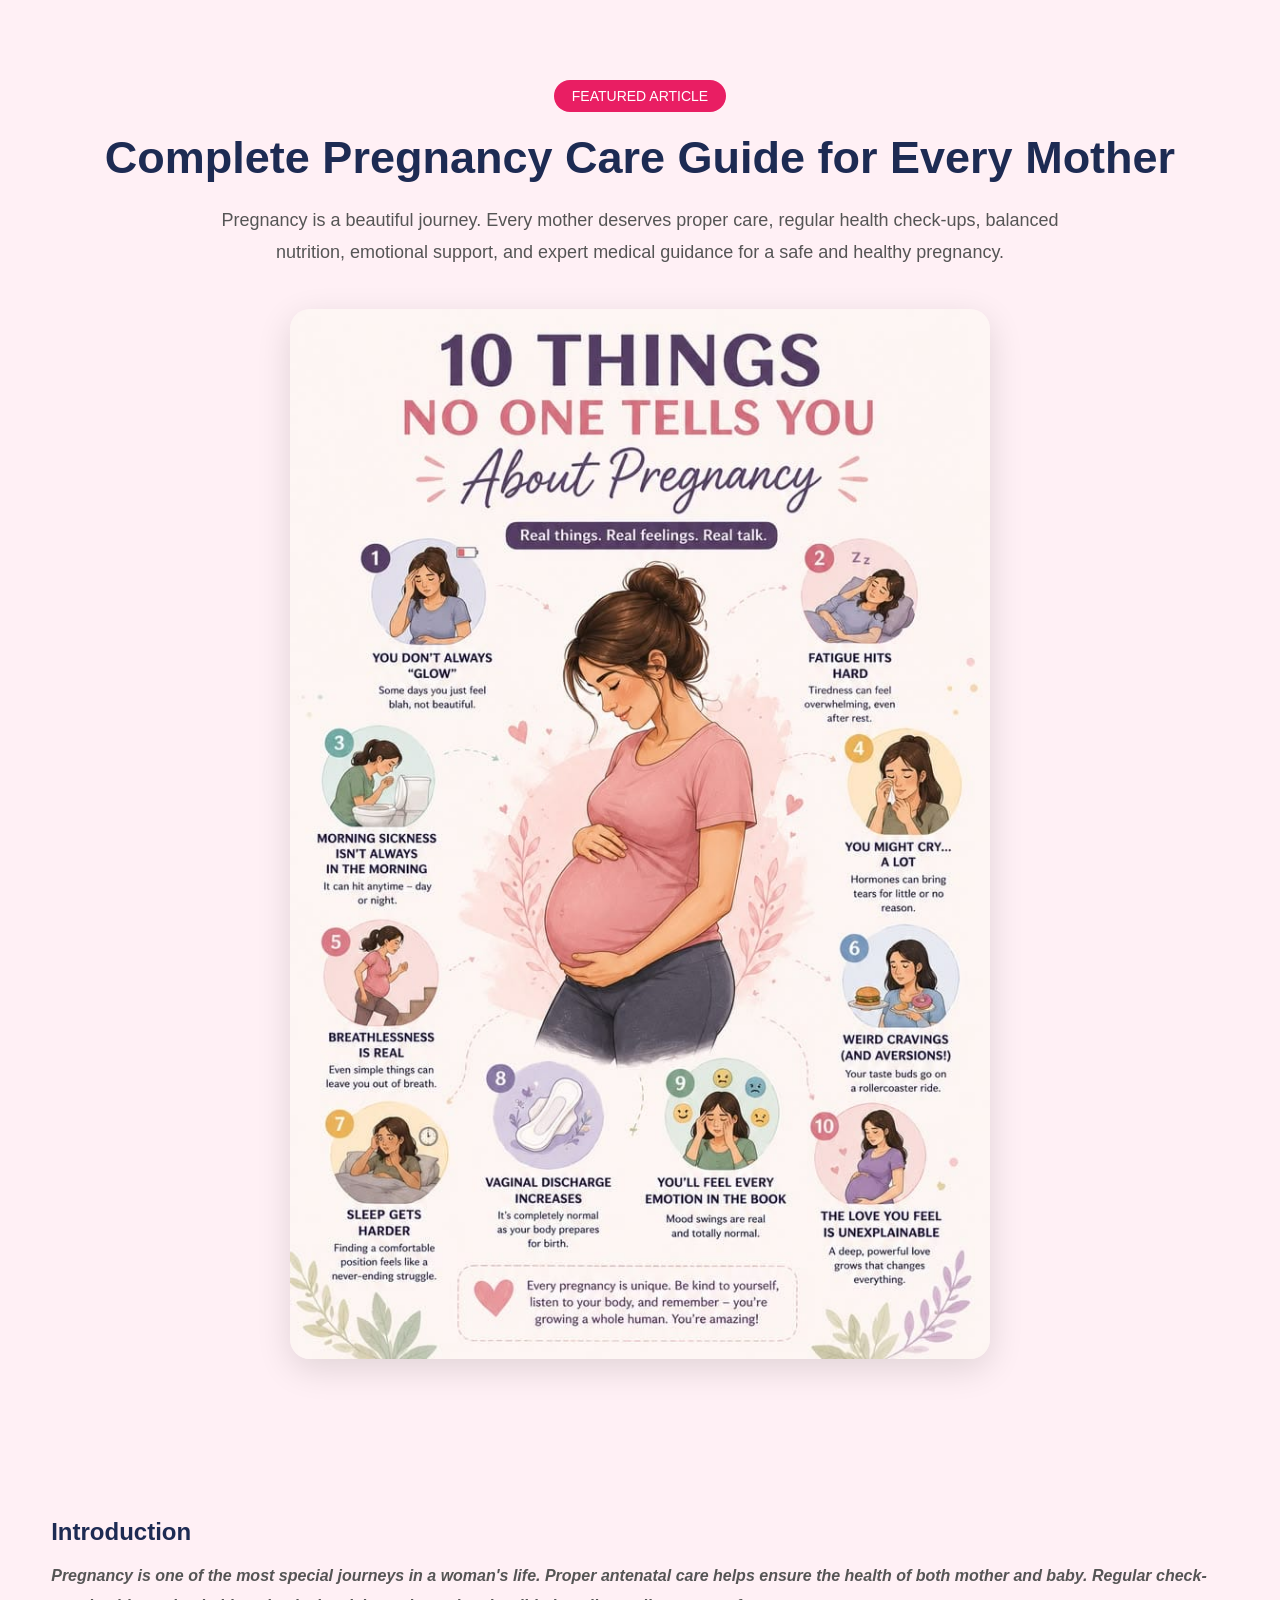
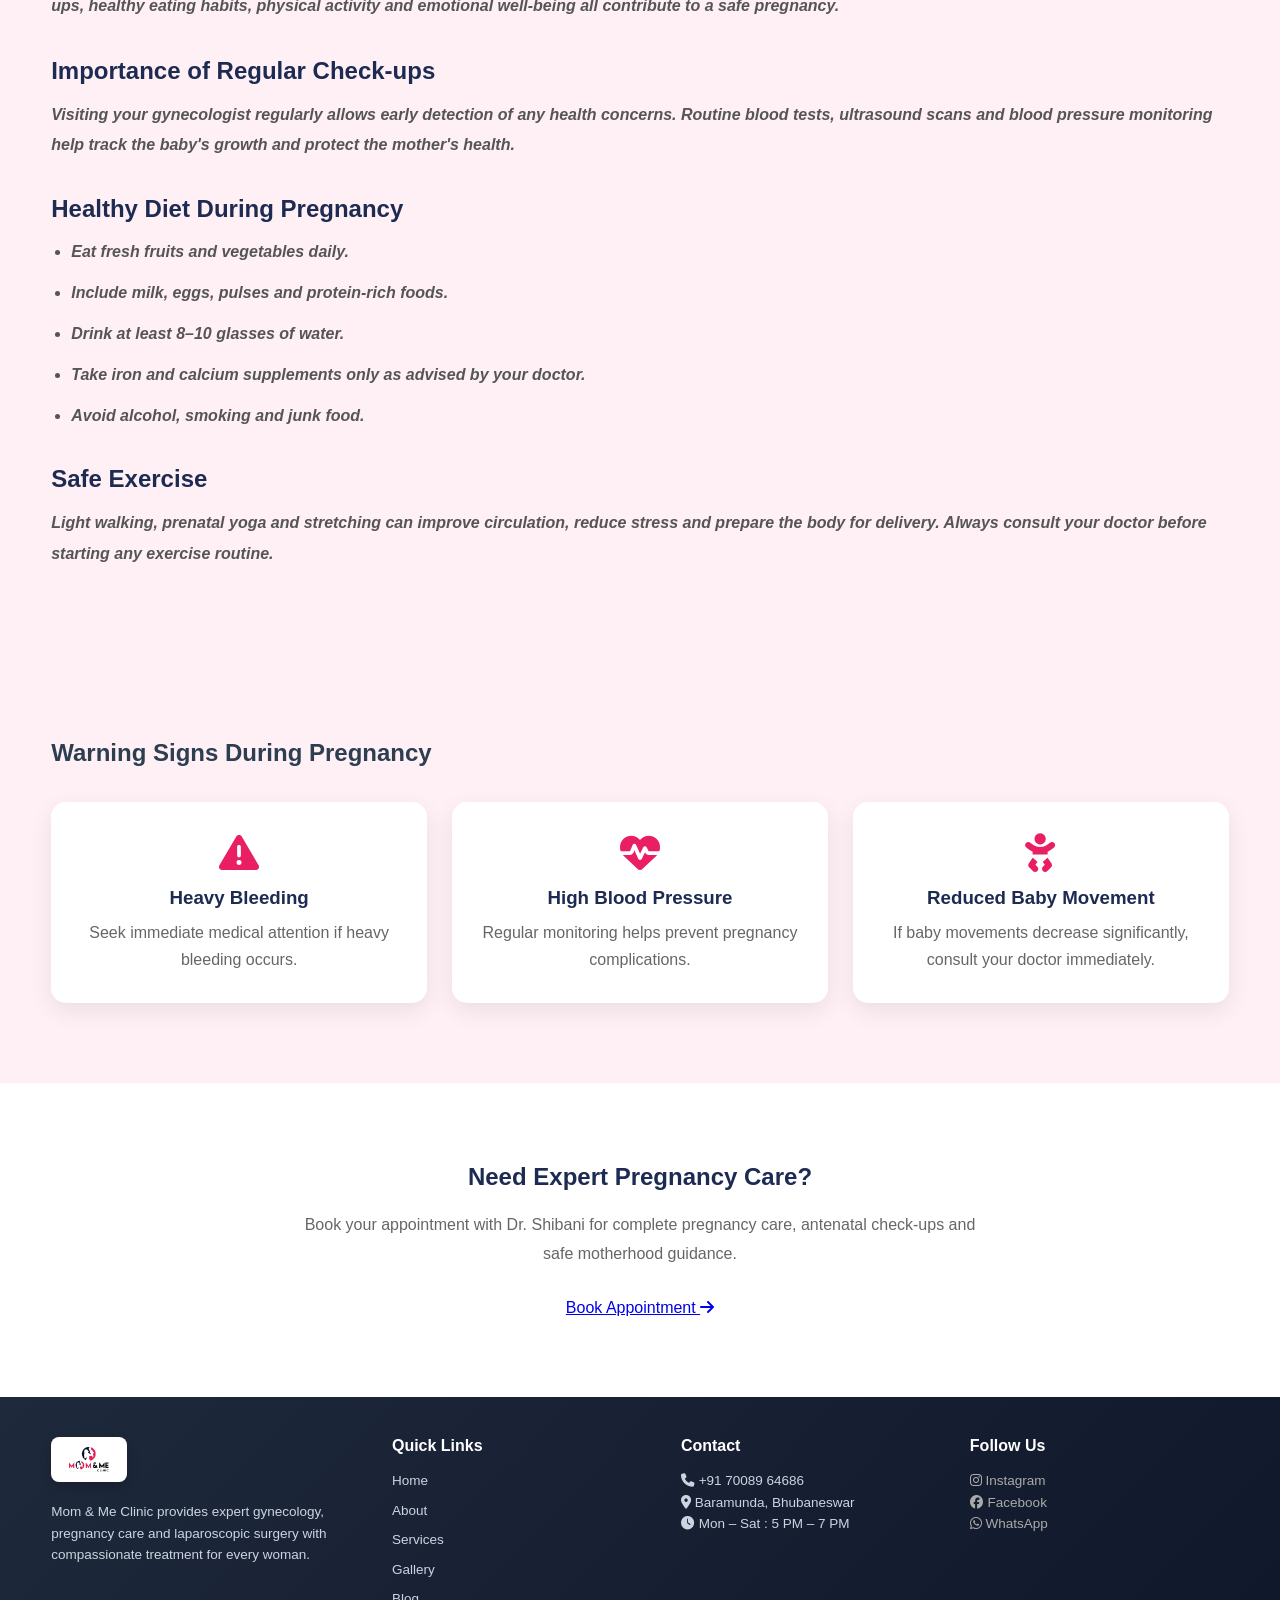
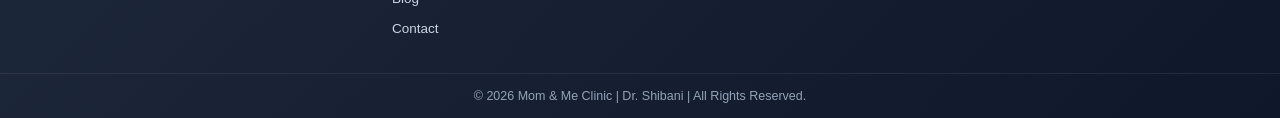
<file: pregnancy-care.html>
<!DOCTYPE html>
<html lang="en">

<head>
    <meta charset="UTF-8">
    <meta name="viewport" content="width=device-width, initial-scale=1.0">
    <title>Complete Pregnancy Care Guide | Dr. Shibani</title>

    <link rel="stylesheet" href="css/style.css">

    <link rel="stylesheet"
        href="https://cdnjs.cloudflare.com/ajax/libs/font-awesome/6.5.2/css/all.min.css">
</head>

<body>
<!-- Hero Banner -->
<section class="article-hero">
    <div class="container">

        <span class="article-tag">FEATURED ARTICLE</span>

        <h1>Complete Pregnancy Care Guide for Every Mother</h1>

        <p>
            Pregnancy is a beautiful journey. Every mother deserves proper care,
            regular health check-ups, balanced nutrition, emotional support,
            and expert medical guidance for a safe and healthy pregnancy.
        </p>

        <img src="images/h4.png" alt="Pregnancy Care" class="article-main-image">

    </div>
</section>
<!-- ===== Article Content ===== -->

<section class="blog-details">
    <div class="container">

        <h2>Introduction</h2>

        <p>
            <b><i>Pregnancy is one of the most special journeys in a woman's life.
            Proper antenatal care helps ensure the health of both mother and baby.
            Regular check-ups, healthy eating habits, physical activity and emotional
            well-being all contribute to a safe pregnancy.</i></b>
        </p>

        <h2>Importance of Regular Check-ups</h2>

        <p>
           <b><i>Visiting your gynecologist regularly allows early detection of any health
            concerns. Routine blood tests, ultrasound scans and blood pressure
            monitoring help track the baby's growth and protect the mother's health.</i></b>
        </p>

        <h2>Healthy Diet During Pregnancy</h2>

        <ul>
            <li><b><i>Eat fresh fruits and vegetables daily.</i></b></li>
             <li><b><i>Include milk, eggs, pulses and protein-rich foods.</i></b></li>
            <li><b><i> Drink at least 8–10 glasses of water.</i></b></li>
             <li><b><i>Take iron and calcium supplements only as advised by your doctor.</i></b></li>
             <li><b><i>Avoid alcohol, smoking and junk food.</i></b></li>
        </ul>

        <h2>Safe Exercise</h2>

        <p>
            <b><i>Light walking, prenatal yoga and stretching can improve circulation,
            reduce stress and prepare the body for delivery. Always consult your
            doctor before starting any exercise routine.</i></b>
        </p>

    </div>
</section>
<!-- ===== Warning Signs ===== -->

<section class="pregnancy-warning">
    <div class="container">

        <h2>Warning Signs During Pregnancy</h2>

        <div class="warning-grid">

            <div class="warning-card">
                <i class="fa-solid fa-triangle-exclamation"></i>
                <h3>Heavy Bleeding</h3>
                <p>Seek immediate medical attention if heavy bleeding occurs.</p>
            </div>

            <div class="warning-card">
                <i class="fa-solid fa-heart-pulse"></i>
                <h3>High Blood Pressure</h3>
                <p>Regular monitoring helps prevent pregnancy complications.</p>
            </div>

            <div class="warning-card">
                <i class="fa-solid fa-baby"></i>
                <h3>Reduced Baby Movement</h3>
                <p>If baby movements decrease significantly, consult your doctor immediately.</p>
            </div>

        </div>

    </div>
</section>

<!-- ===== Appointment ===== -->

<section class="appointment-box">
    <div class="container">

        <h2>Need Expert Pregnancy Care?</h2>

        <p>
            Book your appointment with Dr. Shibani for complete pregnancy care,
            antenatal check-ups and safe motherhood guidance.
        </p>

        <a href="contact.html" class="btn">
            Book Appointment
            <i class="fa-solid fa-arrow-right"></i>
        </a>

    </div>
</section>
<footer class="site-footer">
    <div class="container footer-grid">

        <div class="footer-col">
            <img src="images/logo.png" class="footer-logo" alt="Mom & Me Clinic">
            <p>
                Mom & Me Clinic provides expert gynecology,
                pregnancy care and laparoscopic surgery with
                compassionate treatment for every woman.
            </p>
        </div>

        <div class="footer-col">
            <h4>Quick Links</h4>
            <ul>
                <li><a href="index.html">Home</a></li>
                <li><a href="about.html">About</a></li>
                <li><a href="services.html">Services</a></li>
                <li><a href="gallery.html">Gallery</a></li>
                <li><a href="blog.html">Blog</a></li>
                <li><a href="contact.html">Contact</a></li>
            </ul>
        </div>

        <div class="footer-col">
            <h4>Contact</h4>
            <p><i class="fa-solid fa-phone"></i> +91 70089 64686</p>
            <p><i class="fa-solid fa-location-dot"></i> Baramunda, Bhubaneswar</p>
            <p><i class="fa-solid fa-clock"></i> Mon – Sat : 5 PM – 7 PM</p>
        </div>

        <div class="footer-col">
            <h4>Follow Us</h4>
            <p><a href="#"><i class="fab fa-instagram"></i> Instagram</a></p>
            <p><a href="#"><i class="fab fa-facebook"></i> Facebook</a></p>
            <p><a href="#"><i class="fab fa-whatsapp"></i> WhatsApp</a></p>
        </div>

    </div>

    <div class="footer-bottom">
        ©️ 2026 Mom & Me Clinic | Dr. Shibani | All Rights Reserved.
    </div>
</footer>

<script src="js/script.js"></script>

</body>
</html>
</file>
<file: css/style.css>
:root {
    --navy-blue: #0F1026;
    --magenta-pink: #E5195E;
    --magenta-hover: #c4104d;
    --light-bg: #f8fbfb;
    --text-dark: #2c3e50;
    --white: #ffffff;
}

* {
    margin: 0;
    padding: 0;
    box-sizing: border-box;
    font-family: 'Poppins', sans-serif;
}

body {
    color: var(--text-dark);
    background-color: #ffffff;
    position: relative;
}

.container {
    width: 92%;
    max-width: 1250px;
    margin: 0 auto;
}

/* ================= BACKGROUND WATERMARK LOGO =================  */
.watermark-bg {
    position: fixed;
    top: 50%;
    left: 50%;
    transform: translate(-50%, -50%);
    width: 600px;
    height: 600px;
    background: url('../images/logo.png') no-repeat center center;
    background-size: contain;
    opacity: 0.12; 
    pointer-events: none;
    z-index: -1;
}
/* Top Header Strip */
.upper-header {
    background: #ffffff;
    padding: 12px 0;
    border-bottom: 1px solid #eee;
}

.upper-flex {
    display: flex;
    justify-content: space-between;
    align-items: center;
}

.header-info-box {
    display: flex;
    align-items: center;
    gap: 10px;
}

.info-icon {
    font-size: 18px;
    color: var(--magenta-pink);
    background: #fdf0f4;
    padding: 10px;
    border-radius: 6px;
}

.info-label {
    display: block;
    font-size: 11px;
    color: #777;
    font-weight: 500;
}

.info-val {
    display: block;
    font-size: 13px;
    font-weight: 700;
    color: var(--navy-blue);
}

.center-logo img {
    height: 60px;
}

/* Main Navigation Bar */
.main-nav-bar {
    background: var(--navy-blue);
    padding: 0;
    position: sticky;
    top: 0;
    z-index: 1000;
}

.nav-flex {
    display: flex;
    justify-content: space-between;
    align-items: center;
}

.nav-links {
    display: flex;
    list-style: none;
    align-items: center;
}

.nav-links li {
    position: relative;
}

.nav-links a {
    display: block;
    padding: 15px 16px;
    color: #ffffff;
    text-decoration: none;
    font-size: 14px;
    font-weight: 600;
    transition: 0.3s;
}

.nav-links a:hover, .nav-links a.active {
    background: var(--magenta-pink);
}

.nav-btn {
    background: var(--magenta-pink) !important;
}

/* Dropdown */
.dropdown-menu {
    display: none;
    position: absolute;
    top: 100%;
    left: 0;
    background: #ffffff;
    box-shadow: 0 8px 20px rgba(0,0,0,0.15);
    list-style: none;
    min-width: 260px;
    z-index: 999;
    border-top: 3px solid var(--magenta-pink);
}

.dropdown-menu li {
    display: block;
    width: 100%;
}

.dropdown-menu a {
    color: var(--navy-blue) !important;
    border-bottom: 1px solid #f0f0f0;
    padding: 10px 15px;
    font-size: 13px;
    font-weight: 500;
}

.dropdown-menu a:hover {
    background: #fdf0f4 !important;
    color: var(--magenta-pink) !important;
    padding-left: 20px;
}

.has-dropdown:hover .dropdown-menu {
    display: block;
}

.nav-socials a {
    color: #ffffff;
    margin-left: 12px;
    font-size: 14px;
}

/* Hero Section Layout */
.hero-section {
    background: linear-gradient(110deg, rgba(255,255,255,0.92) 55%, rgba(232, 245, 247, 0.85) 55%);
    padding: 90px 0 110px 0;
    min-height: calc(100vh - 140px);
    display: flex;
    align-items: center;
}
.hero-grid {
    display: flex;
    align-items: center;
    justify-content: space-between;
}

.hero-left {
    flex: 1.2;
    padding-right: 40px;
}

.tagline {
    color: var(--magenta-pink);
    font-weight: 700;
    font-size: 14px;
    margin-bottom: 10px;
    display: flex;
    align-items: center;
    gap: 8px;
}

.tagline .line {
    width: 30px;
    height: 3px;
    background: var(--magenta-pink);
    display: inline-block;
}

.hero-left h1 {
    font-size: 36px;
    color: var(--navy-blue);
    line-height: 1.25;
    margin-bottom: 20px;
    font-weight: 800;
}

.doctor-desc {
    color: #555;
    font-size: 14.5px;
    line-height: 1.7;
    margin-bottom: 30px;
}

.hero-cta-box {
    display: flex;
    align-items: center;
    gap: 20px;
}

.exp-badge {
    border: 2px dashed var(--magenta-pink);
    border-radius: 50%;
    width: 80px;
    height: 80px;
    display: flex;
    flex-direction: column;
    align-items: center;
    justify-content: center;
    text-align: center;
    background: #ffffff;
}

.exp-num {
    font-size: 20px;
    font-weight: 800;
    color: var(--magenta-pink);
    line-height: 1;
}

.exp-text {
    font-size: 7.5px;
    font-weight: bold;
    color: var(--navy-blue);
}

.btn-schedule {
    background: var(--magenta-pink);
    color: #ffffff;
    padding: 14px 28px;
    border-radius: 4px;
    text-decoration: none;
    font-weight: 700;
    font-size: 14px;
    transition: 0.3s;
}

.btn-schedule:hover {
    background: var(--navy-blue);
}

/* Right Doctor Circular Graphic */
.hero-right {
    flex: 1;
    display: flex;
    justify-content: center;
    align-items: center;
}

.circle-graphic-wrapper {
    position: relative;
    width: 450px;
    height: 450px;
    border-radius: 50%;
    background: #ffffff;
    padding: 12px;
    box-shadow: 0 15px 35px rgba(229, 25, 94, 0.18), 0 5px 15px rgba(15, 16, 38, 0.1);
    transition: transform 0.4s ease, box-shadow 0.4s ease;
}

.circle-graphic-wrapper::before {
    content: '';
    position: absolute;
    top: -12px;
    left: -12px;
    right: -12px;
    bottom: -12px;
    border-radius: 50%;
    border: 2px dashed var(--magenta-pink);
    opacity: 0.7;
    animation: rotateRing 30s linear infinite;
    pointer-events: none;
}

@keyframes rotateRing {
    0% { transform: rotate(0deg); }
    100% { transform: rotate(360deg); }
}

.circle-frame {
    width: 100%;
    height: 100%;
    border-radius: 50%;
    overflow: hidden;
    border: 6px solid var(--magenta-pink);
    position: relative;
    z-index: 2;
}

.circle-frame img {
    width: 100%;
    height: 100%;
    object-fit: cover;
    transition: transform 0.5s ease;
}

.circle-graphic-wrapper:hover {
    transform: translateY(-6px);
    box-shadow: 0 20px 45px rgba(229, 25, 94, 0.28), 0 10px 25px rgba(15, 16, 38, 0.15);
}

.circle-graphic-wrapper:hover .circle-frame img {
    transform: scale(1.05);
}
/* Doctor Overview Section */
.doctor-overview-section {
    padding: 70px 0;
    background: rgba(248, 251, 251, 0.7);
}

.overview-grid {
    display: flex;
    align-items: center;
    gap: 50px;
}

.overview-img {
    flex: 1;
}

.overview-img img {
    width: 100%;
    border-radius: 12px;
    box-shadow: 0 5px 20px rgba(0,0,0,0.08);
}

.overview-content {
    flex: 1.2;
}

.sub-badge {
    color: var(--magenta-pink);
    font-weight: 700;
    font-size: 13px;
    text-transform: uppercase;
}

.overview-content h2 {
    color: var(--navy-blue);
    font-size: 30px;
    margin: 8px 0 15px;
}

.doctor-highlights-list {
    list-style: none;
    margin-top: 20px;
}

.doctor-highlights-list li {
    font-size: 15px;
    margin-bottom: 12px;
    display: flex;
    align-items: center;
    gap: 10px;
}

.doctor-highlights-list i {
    color: var(--magenta-pink);
}

/* Booking Section */
.booking-section {
    background: var(--navy-blue);
    color: #ffffff;
    padding: 70px 0;
}

.booking-grid {
    display: flex;
    gap: 40px;
    align-items: center;
}

.booking-info { flex: 1; }
.booking-info h2 { color: var(--magenta-pink); font-size: 32px; margin-bottom: 10px; }
.contact-details-box { margin-top: 25px; }
.contact-details-box p { margin-bottom: 12px; font-size: 14.5px; }

.booking-form-box {
    flex: 1;
    background: #ffffff;
    padding: 35px;
    border-radius: 10px;
}

.form-group, .form-row { margin-bottom: 15px; }
.form-row { display: flex; gap: 10px; }

input, select {
    width: 100%;
    padding: 12px;
    border: 1px solid #ddd;
    border-radius: 6px;
    font-size: 14px;
}

.btn-submit {
    width: 100%;
    background: var(--magenta-pink);
    color: #ffffff;
    padding: 14px;
    border: none;
    border-radius: 6px;
    font-weight: bold;
    font-size: 15px;
    cursor: pointer;
    transition: 0.3s;
}

.btn-submit:hover {
    background: var(--navy-blue);
}

/* Footer */
.site-footer {
    background: #070814;
    color: #aaa;
    padding: 50px 0 20px;
    font-size: 14px;
}

.footer-grid {
    display: grid;
    grid-template-columns: repeat(auto-fit, minmax(200px, 1fr));
    gap: 30px;
}

.footer-logo { height: 45px; margin-bottom: 15px; }
.footer-col h4 { color: #ffffff; margin-bottom: 15px; }
.footer-col ul { list-style: none; }
.footer-col ul li { margin-bottom: 8px; }
.footer-col a { color: #aaa; text-decoration: none; }
.closed-tag { color: var(--magenta-pink); font-weight: bold; }

.footer-bottom {
    margin-top: 30px;
    border-top: 1px solid #222;
    padding-top: 15px;
    text-align: center;
}

/* Floating Action Buttons */
.floating-contact {
    position: fixed;
    bottom: 30px;
    left: 20px;
    display: flex;
    flex-direction: column;
    gap: 12px;
    z-index: 9999;
}

.float-btn {
    width: 48px;
    height: 48px;
    border-radius: 50%;
    display: flex;
    align-items: center;
    justify-content: center;
    color: #ffffff;
    text-decoration: none;
    font-size: 20px;
    box-shadow: 0 4px 12px rgba(0,0,0,0.25);
    transition: 0.3s;
}

.float-call { background: var(--navy-blue); }
.float-wa { background: #25D366; }
.float-btn:hover { transform: scale(1.1); }

/* Responsive adjustments */
@media (max-width: 768px) {
    .upper-header, .nav-links, .nav-socials { display: none; }
    .hero-grid, .overview-grid, .booking-grid { flex-direction: column; text-align: center; }
    .hero-left { padding-right: 0; }
    .circle-graphic-wrapper { width: 300px; height: 300px; }
}
/* REFERENCE HERO STYLING */

.hero-left {
    flex: 1.15;
    padding-right: 35px;
}

/* 1. Sub-tagline with line accent */
.hero-tagline {
    font-size: 15px;
    color: #e5195e; 
    font-weight: 600;
    margin-bottom: 14px;
    display: flex;
    align-items: center;
    gap: 12px;
}

.hero-tagline .tag-line {
    display: inline-block;
    width: 45px;
    height: 2px;
    background-color:#e5195e;;
}

/* 2. Main Title Heading */
.hero-main-title {
    font-family: 'Merriweather', Georgia, 'Outfit', serif;
    font-size: 38px;
    line-height: 1.25;
    font-weight: 700;
    color: #263238; 
    margin-bottom: 20px;
    letter-spacing: -0.5px;
}

/* 3. Integrated Description Paragraph */
.hero-description {
    font-size: 14.5px;
    line-height: 1.75;
    color: #455a64;
    margin-bottom: 30px;
    text-align: justify;
}

.hero-description strong {
    color: #1a252c;
    font-weight: 700;
}

/* 4. Bottom CTA Area Layout */
.hero-cta-area {
    display: flex;
    align-items: flex-end;
    gap: 18px;
}

/* Ribbon */
.ribbon-exp-badge {
    background: #e5195e; 
    color: #ffffff;
    padding: 8px 12px;
    border-radius: 4px;
    text-align: center;
    box-shadow: 0 4px 12px rgba(229, 25, 94, 0.25);
    display: flex;
    flex-direction: column;
    align-items: center;
    justify-content: center;
    min-width: 85px;
    border: 1px dashed rgba(255, 255, 255, 0.6);
}

.ribbon-exp-badge .ribbon-num {
    font-size: 20px;
    font-weight: 800;
    line-height: 1;
    font-family: 'Outfit', sans-serif;
}

.ribbon-exp-badge .ribbon-txt {
    font-size: 8.5px;
    font-weight: 800;
    letter-spacing: 0.5px;
    text-transform: uppercase;
    margin-top: 3px;
    line-height: 1.15;
}

/* Schedule Button */
.btn-schedule-app {
    background-color:#e5195e; 
    color: #ffffff !important;
    padding: 12px 24px;
    font-size: 14.5px;
    font-weight: 700;
    text-decoration: none;
    border-radius: 3px;
    display: inline-block;
    transition: background 0.3s ease, transform 0.2s ease;
}

.btn-schedule-app:hover {
    background-color: #008a8a;
    transform: translateY(-2px);
}


/* 1. Theme Color Update (Sleek Modern Slate Navy) */
:root {
    --navy-blue: #1e293b; 
}

/* 2. Top Header Logo Enhancement */
.center-logo img {
    max-height: 58px;
    filter: drop-shadow(0px 3px 6px rgba(0, 0, 0, 0.08));
    transition: transform 0.3s ease;
}

/* 3. Footer Background Softening */
.site-footer {
    background: linear-gradient(135deg, #1e293b 0%, #0f172a 100%) !important;
    color: #e2e8f0;
    padding: 55px 0 20px 0;
}

/* 4. Footer Logo Background Card */
.footer-logo {
    background: #ffffff;
    padding: 8px 16px;
    border-radius: 8px;
    max-width: 180px;
    margin-bottom: 15px;
    box-shadow: 0 4px 15px rgba(0, 0, 0, 0.2);
    display: inline-block;
}

/* 5. Sub Page Banner Softening */
.page-banner {
    background: linear-gradient(135deg, #2b394e 0%, #1e293b 100%) !important;
}


/* WATERMARK BACKGROUND & GLOBAL SOFT THEME */

:root {
    --navy-blue: #1e293b;
    --magenta-pink: #e5195e;
}

/* Watermark Logo Fixed in Background */
.watermark-bg {
    position: fixed;
    top: 50%;
    left: 50%;
    transform: translate(-50%, -50%);
    width: 500px;
    height: 500px;
    background: url('../images/logo.png') no-repeat center center;
    background-size: contain;
    opacity: 0.035;
    pointer-events: none;
    z-index: 0;
}

/* Footer Logo Background Card */
.footer-logo {
    background: #ffffff;
    padding: 8px 16px;
    border-radius: 8px;
    max-width: 180px;
    margin-bottom: 15px;
    box-shadow: 0 4px 15px rgba(0, 0, 0, 0.2);
    display: inline-block;
}

.site-footer {
    background: linear-gradient(135deg, #1e293b 0%, #0f172a 100%) !important;
    color: #e2e8f0;
    padding: 55px 0 20px 0;
    position: relative;
    z-index: 1;
}

/* ABOUT PAGE SPECIFIC STYLES */

.page-banner {
    background: linear-gradient(135deg, #1e293b 0%, #0f172a 100%);
    color: #ffffff;
    padding: 40px 0;
    text-align: center;
    position: relative;
    z-index: 1;
}

.page-banner h1 {
    font-size: 32px;
    font-family: 'Outfit', sans-serif;
    font-weight: 700;
    margin-bottom: 8px;
    color: #ffffff;
}

.page-banner p {
    font-size: 14px;
    color: #cbd5e1;
}

.page-banner p a {
    color: var(--magenta-pink);
    text-decoration: none;
    font-weight: 600;
}

/* Doctor Detailed Section */
.about-doctor-section {
    padding: 75px 0;
    position: relative;
    z-index: 1;
}

.about-grid {
    display: flex;
    align-items: center;
    gap: 45px;
}

.about-doctor-img {
    flex: 0.9;
}

.img-frame-box {
    position: relative;
    border-radius: 16px;
    overflow: hidden;
    box-shadow: 0 15px 35px rgba(15, 23, 42, 0.1);
    border: 5px solid #ffffff;
}

.img-frame-box img {
    width: 100%;
    display: block;
    object-fit: cover;
}

.experience-chip {
    position: absolute;
    bottom: 20px;
    right: 20px;
    background: var(--magenta-pink);
    color: #ffffff;
    padding: 10px 18px;
    border-radius: 8px;
    text-align: center;
    box-shadow: 0 8px 20px rgba(229, 25, 94, 0.35);
}

.experience-chip span {
    font-size: 20px;
    font-family: 'Outfit', sans-serif;
    font-weight: 800;
    display: block;
    line-height: 1;
}

.experience-chip p {
    font-size: 9.5px;
    margin: 0;
    text-transform: uppercase;
    font-weight: 700;
}

.about-doctor-text {
    flex: 1.2;
}

.hero-tagline {
    font-size: 14px;
    color:  #e5195e;
    font-weight: 600;
    margin-bottom: 8px;
    display: flex;
    align-items: center;
    gap: 10px;
}

.hero-tagline .tag-line {
    display: inline-block;
    width: 35px;
    height: 2px;
    background-color:  #e5195e;
}

.about-doctor-text h2 {
    font-size: 34px;
    color: #1e293b;
    font-weight: 800;
    margin-bottom: 4px;
}

.qualifications-title {
    color: var(--magenta-pink);
    font-size: 15px;
    font-weight: 700;
    margin-bottom: 16px;
    font-family: 'Outfit', sans-serif;
}

.bio-paragraph {
    font-size: 14.5px;
    line-height: 1.7;
    color: #475569;
    margin-bottom: 20px;
}

.bio-cards-grid {
    display: flex;
    flex-direction: column;
    gap: 14px;
}

.bio-card-box {
    display: flex;
    align-items: flex-start;
    gap: 14px;
    background: #ffffff;
    padding: 16px;
    border-radius: 10px;
    border: 1px solid #e2e8f0;
    box-shadow: 0 4px 12px rgba(15, 23, 42, 0.03);
    border-left: 4px solid var(--magenta-pink);
}

.bio-card-box i {
    font-size: 22px;
    color: var(--magenta-pink);
    margin-top: 2px;
}

.bio-card-box h4 {
    font-size: 15px;
    color: #1e293b;
    margin-bottom: 4px;
    font-family: 'Outfit', sans-serif;
}

.bio-card-box p {
    font-size: 13px;
    color: #64748b;
    line-height: 1.5;
    margin: 0;
}

/* Clinic Vision Section */
.about-clinic-section {
    padding: 75px 0;
    background: rgba(248, 251, 251, 0.75);
    position: relative;
    z-index: 1;
}

.clinic-grid {
    display: flex;
    align-items: center;
    gap: 45px;
}

.clinic-text { flex: 1.2; }
.clinic-text h2 { font-size: 30px; color: #1e293b; margin: 6px 0 14px; }

.clinic-img-box { flex: 0.9; }

.clinic-img-box img {
    width: 100%;
    border-radius: 16px;
    box-shadow: 0 12px 30px rgba(15, 23, 42, 0.08);
}

.clinic-pillars {
    display: grid;
    grid-template-columns: repeat(auto-fit, minmax(180px, 1fr));
    gap: 14px;
    margin-top: 20px;
}

.pillar-card {
    background: #ffffff;
    padding: 16px;
    border-radius: 8px;
    border: 1px solid #e2e8f0;
}

.pillar-card i {
    font-size: 22px;
    color: var(--magenta-pink);
    margin-bottom: 8px;
}

.pillar-card h4 {
    font-size: 14px;
    color: #1e293b;
    margin-bottom: 4px;
}

.pillar-card p {
    font-size: 12px;
    color: #64748b;
    line-height: 1.4;
    margin: 0;
}

/* Expertise Section */
.expertise-section {
    padding: 75px 0;
    position: relative;
    z-index: 1;
}

.text-center { text-align: center; }

.section-title h2 {
    color: #1e293b;
    font-size: 30px;
    font-weight: 800;
}

.title-line {
    width: 60px;
    height: 3px;
    background: var(--magenta-pink);
    margin: 10px auto 35px;
    border-radius: 2px;
}

.expertise-cards-grid {
    display: grid;
    grid-template-columns: repeat(auto-fit, minmax(220px, 1fr));
    gap: 22px;
}

.exp-card {
    background: #ffffff;
    padding: 28px 20px;
    border-radius: 12px;
    border: 1px solid #e2e8f0;
    text-align: center;
    transition: all 0.3s ease;
    box-shadow: 0 4px 12px rgba(15, 23, 42, 0.03);
}

.exp-card i {
    font-size: 38px;
    color: var(--magenta-pink);
    margin-bottom: 16px;
}

.exp-card h3 {
    font-size: 18px;
    color: #1e293b;
    margin-bottom: 8px;
}

.exp-card p {
    font-size: 13px;
    color: #64748b;
    line-height: 1.6;
}

.exp-card:hover {
    transform: translateY(-5px);
    box-shadow: 0 12px 30px rgba(229, 25, 94, 0.12);
    border-color: var(--magenta-pink);
}

@media (max-width: 768px) {
    .about-grid, .clinic-grid {
        flex-direction: column;
        text-align: center;
    }
}

/* 1. Background Watermark Size Control */
.watermark-bg {
    position: fixed;
    top: 50%;
    left: 50%;
    transform: translate(-50%, -50%);
    width: 320px !important;  
    height: 320px !important;
    opacity: 0.025 !important; 
    pointer-events: none;
    z-index: 0;
}

/* 2. Compact & Slim Footer */
.site-footer {
    background: linear-gradient(135deg, #1e293b 0%, #0f172a 100%) !important;
    color: #e2e8f0;
    padding: 40px 0 15px 0 !important; 
    position: relative;
    z-index: 1;
    overflow: hidden;
}

.footer-grid {
    display: grid;
    grid-template-columns: 1.2fr 1fr 1fr 1fr;
    gap: 30px;
    align-items: start;
}

/* 3. Footer Logo Card & Image Perfect Fit */
.footer-logo {
    background: #ffffff;
    padding: 8px 12px;
    border-radius: 6px;
    display: inline-block;
    max-width: 150px !important; 
    margin-bottom: 12px;
    box-shadow: 0 4px 12px rgba(0, 0, 0, 0.15);
}

.footer-logo img {
    width: 100% !important;
    height: auto !important;
    max-height: 45px !important; 
    object-fit: contain;
    display: block;
}

/* 4. Footer Text & Copyright Styling */
.footer-col h4 {
    color: #ffffff;
    font-size: 16px;
    margin-bottom: 15px;
    font-weight: 700;
}

.footer-col p, 
.footer-col ul li a {
    font-size: 13.5px;
    color: #cbd5e1;
    line-height: 1.6;
}

.footer-bottom {
    margin-top: 25px;
    padding-top: 15px;
    border-top: 1px solid rgba(255, 255, 255, 0.08);
    text-align: center;
    font-size: 12.5px;
    color: #94a3b8;
}

/* White Card Wrapper */
.footer-logo {
    background: #ffffff;
    padding: 10px 18px !important;
    border-radius: 8px !important;
    display: inline-flex !important;
    align-items: center;
    justify-content: center;
    width: auto !important;
    max-width: 190px !important;
    margin-bottom: 16px !important;
    box-shadow: 0 4px 12px rgba(0, 0, 0, 0.2);
}

/* Logo Image Aspect Ratio Fix */
.footer-logo img {
    width: auto !important;
    height: auto !important;
    max-height: 48px !important; 
    max-width: 100% !important;
    object-fit: contain !important;
    display: block !important;
}
/* WATERMARK VISIBILITY ADJUSTMENT  */

.watermark-bg {
    position: fixed;
    top: 50%;
    left: 50%;
    transform: translate(-50%, -50%);
    width: 420px !important;       
    height: 420px !important;
    opacity: 0.08 !important;     
    pointer-events: none;
    z-index: 0;
}

.about-doctor-section {
    background-color: #fff0f5 !important; 
}


.about-doctor-img {
    background-color: #fdf2f8 !important; 
    border-radius: 50%;
}


.about-doctor-img img,
.img-frame-box {
    border-color: #e5195e !important;
}


body, 
.about-doctor-section, 
.about-clinic-section {
    background-color: #fff0f5 !important; 
}
.bio-card,
.clinic-box,
.pillar-item {
    background-color: #ffffff !important; 
    border-color: #fbcfe8 !important;     
}
/* HOMEPAGE SOFT LIGHT PINK BACKGROUND  */

body,
section,
.hero-section,
.about-section,
.doctor-section,
.about-doctor-section,
.about-clinic-section,
.services-section,
.features-section,
.appointment-section,
.bg-light {
    background-color: #fff0f5 !important; 
}
.bio-card,
.clinic-box,
.pillar-item,
.service-card,
.feature-card,
.appointment-box,
.info-card {
    background-color: #ffffff !important; 
    border-color: #fbcfe8 !important;     
}
/* WATERMARK LOGO VISIBILITY FIX  */
body {
    background-color: #fff0f5 !important;
}
section,
.about-doctor-section,
.about-clinic-section,
.expertise-section,
.hero-section {
    background-color: transparent !important;
    position: relative;
    z-index: 2; 
}
.watermark-bg {
    position: fixed;
    top: 50%;
    left: 50%;
    transform: translate(-50%, -50%);
    width: 420px !important;
    height: 420px !important;
    background: url('../images/logo.png') no-repeat center center !important;
    background-size: contain !important;
    opacity: 0.10 !important; 
    pointer-events: none;
    z-index: 1 !important; 
}
/*FIX INVISIBLE APPOINTMENT TEXT */
.appointment-section,
#appointment,
.appointment-info,
.appointment-left {
    color: #1e293b !important;
}

/* Heading color */
.appointment-section h2,
#appointment h2 {
    color: var(--magenta-pink, #e5195e) !important;
    font-weight: 800;
}

/* Subtitle & Paragraph text readability */
.appointment-section p,
.appointment-section span,
.appointment-section div,
.appointment-info p,
.appointment-info span {
    color: #334155 !important; 
}

/* Icons styling */
.appointment-info i,
.appointment-section i {
    color: var(--magenta-pink, #e5195e) !important;
}
/*  SERVICES PAGE WITH IMAGES & SYMPTOMS TAGS  */

.services-detail-section {
    padding: 60px 0 80px;
    position: relative;
    z-index: 2;
    background: transparent !important;
}

.service-detail-card {
    background: #ffffff !important;
    border: 1px solid #fbcfe8 !important; 
    border-radius: 16px;
    padding: 30px;
    margin-bottom: 35px;
    display: flex;
    align-items: center;
    gap: 35px;
    box-shadow: 0 4px 18px rgba(15, 23, 42, 0.04);
    scroll-margin-top: 100px;
    transition: transform 0.3s ease, box-shadow 0.3s ease;
}

.service-detail-card:hover {
    transform: translateY(-4px);
    box-shadow: 0 10px 25px rgba(229, 25, 94, 0.12);
}

/* Service Image Box */
.service-img-side {
    width: 240px;
    height: 240px;
    flex-shrink: 0;
    border-radius: 14px;
    overflow: hidden;
    border: 3px solid #fbcfe8;
    box-shadow: 0 6px 16px rgba(15, 23, 42, 0.08);
}

.service-img-side img {
    width: 100%;
    height: 100%;
    object-fit: cover;
    display: block;
}

.service-content-side {
    flex: 1;
}

.service-badge {
    display: inline-block;
    background: rgba(229, 25, 94, 0.1);
    color: var(--magenta-pink, #e5195e);
    font-size: 12px;
    font-weight: 700;
    padding: 3px 12px;
    border-radius: 15px;
    margin-bottom: 8px;
    font-family: 'Outfit', sans-serif;
}

.service-content-side h2 {
    font-size: 24px;
    color: #1e293b;
    font-weight: 800;
    margin-bottom: 8px;
}

.service-content-side p {
    font-size: 14px;
    line-height: 1.6;
    color: #475569;
    margin-bottom: 16px;
}

/* Symptoms Box & Tags */
.symptoms-container {
    background: #fff0f5;
    border: 1px solid #fbcfe8;
    padding: 14px 18px;
    border-radius: 10px;
    margin-bottom: 18px;
}

.symptoms-container h4 {
    font-size: 13px;
    color: #1e293b;
    margin-bottom: 8px;
    font-weight: 700;
    display: flex;
    align-items: center;
    gap: 8px;
}

.symptoms-container h4 i {
    color: var(--magenta-pink, #e5195e);
}

.symptoms-tags {
    display: flex;
    flex-wrap: wrap;
    gap: 8px;
}

.symptom-tag {
    background: #ffffff;
    color: var(--magenta-pink, #e5195e);
    border: 1px solid #fbcfe8;
    font-size: 12px;
    font-weight: 600;
    padding: 4px 10px;
    border-radius: 6px;
    box-shadow: 0 2px 5px rgba(0,0,0,0.02);
}

.service-points {
    list-style: none;
    padding: 0;
    margin: 0 0 20px 0;
}

.service-points li {
    font-size: 13.5px;
    color: #1e293b;
    font-weight: 600;
    margin-bottom: 6px;
    display: flex;
    align-items: center;
    gap: 8px;
}

.service-points i {
    color: var(--magenta-pink, #e5195e);
    font-size: 14px;
}

@media (max-width: 768px) {
    .service-detail-card {
        flex-direction: column;
        padding: 22px;
        gap: 20px;
    }
    .service-img-side {
        width: 100%;
        height: 200px;
    }
}
/*  GALLERY PAGE STYLES */

.gallery-section {
    padding: 60px 0 80px;
    position: relative;
    z-index: 2;
    background: transparent !important;
}

.gallery-header {
    margin-bottom: 40px;
}

.sub-heading-pink {
    color: var(--magenta-pink, #e5195e);
    font-weight: 700;
    font-size: 13px;
    text-transform: uppercase;
    letter-spacing: 1px;
    display: inline-block;
    margin-bottom: 6px;
}

.gallery-header h2 {
    font-size: 28px;
    color: #1e293b;
    font-weight: 800;
}

/* Gallery Grid System */
.gallery-grid {
    display: grid;
    grid-template-columns: repeat(3, 1fr);
    gap: 25px;
}

.gallery-card {
    background: #ffffff !important;
    border: 1px solid #fbcfe8 !important; 
    border-radius: 16px;
    padding: 10px;
    box-shadow: 0 4px 18px rgba(15, 23, 42, 0.04);
    transition: transform 0.3s ease, box-shadow 0.3s ease;
}

.gallery-card:hover {
    transform: translateY(-5px);
    box-shadow: 0 10px 25px rgba(229, 25, 94, 0.15);
}

.gallery-img-box {
    position: relative;
    width: 100%;
    height: 250px;
    border-radius: 12px;
    overflow: hidden;
}

.gallery-img-box img {
    width: 100%;
    height: 100%;
    object-fit: cover;
    display: block;
    transition: transform 0.4s ease;
}

.gallery-card:hover .gallery-img-box img {
    transform: scale(1.06);
}

/* Overlay on Hover */
.gallery-overlay {
    position: absolute;
    bottom: 0;
    left: 0;
    right: 0;
    background: linear-gradient(to top, rgba(15, 23, 42, 0.85) 0%, rgba(15, 23, 42, 0) 100%);
    padding: 20px 15px 15px;
    color: #ffffff;
    opacity: 0.9;
    transition: opacity 0.3s ease;
}

.gallery-category {
    font-size: 11px;
    background: var(--magenta-pink, #e5195e);
    color: #ffffff;
    padding: 3px 8px;
    border-radius: 4px;
    font-weight: 600;
    display: inline-block;
    margin-bottom: 6px;
}

.gallery-overlay h4 {
    font-size: 15px;
    margin: 0;
    font-weight: 700;
    color: #ffffff;
}

/* Responsive Grid */
@media (max-width: 992px) {
    .gallery-grid {
        grid-template-columns: repeat(2, 1fr);
    }
}

@media (max-width: 576px) {
    .gallery-grid {
        grid-template-columns: 1fr;
    }
}
/* PREMIUM HIGH-END GALLERY FRAME STYLES */

.gallery-section {
    padding: 50px 0 80px;
    position: relative;
    z-index: 2;
    background: transparent !important;
}

/* 1. Category Filter Buttons */
.gallery-filter-bar {
    display: flex;
    justify-content: center;
    gap: 12px;
    margin-bottom: 45px;
    flex-wrap: wrap;
}

.filter-btn {
    background: #ffffff;
    border: 1.5px solid #fbcfe8;
    color: #475569;
    padding: 10px 22px;
    border-radius: 30px;
    font-size: 13.5px;
    font-weight: 600;
    cursor: pointer;
    transition: all 0.3s ease;
    box-shadow: 0 2px 8px rgba(15, 23, 42, 0.03);
}

.filter-btn:hover,
.filter-btn.active {
    background: var(--magenta-pink, #e5195e);
    color: #ffffff;
    border-color: var(--magenta-pink, #e5195e);
    box-shadow: 0 6px 18px rgba(229, 25, 94, 0.25);
}

/* 2. Pro Gallery Grid System */
.pro-gallery-grid {
    display: grid;
    grid-template-columns: repeat(3, 1fr);
    gap: 32px;
}

/* 3. Modern Medical Frame Outer Box */
.pro-frame-card {
    background: #ffffff !important;
    border-radius: 20px;
    padding: 12px;
    box-shadow: 0 8px 25px rgba(15, 23, 42, 0.05);
    border: 1px solid rgba(251, 207, 232, 0.8);
    position: relative;
    transition: all 0.4s cubic-bezier(0.165, 0.84, 0.44, 1);
}

/* Corner Accent Details (Gives Premium Frame Look) */
.pro-frame-card::before {
    content: '';
    position: absolute;
    inset: 6px;
    border: 1px dashed #fbcfe8;
    border-radius: 16px;
    pointer-events: none;
    transition: border-color 0.3s ease;
}

.pro-frame-card:hover {
    transform: translateY(-8px);
    box-shadow: 0 16px 35px rgba(229, 25, 94, 0.18);
    border-color: var(--magenta-pink, #e5195e) !important;
}

.pro-frame-card:hover::before {
    border-color: rgba(229, 25, 94, 0.5);
}

/* 4. Frame Inner Canvas (Exact Image Fit Without Crop) */
.pro-frame-border {
    width: 100%;
    height: 280px;
    border-radius: 14px;
    overflow: hidden;
    background: #fdf2f8;  
    display: flex;
    align-items: center;
    justify-content: center;
}

.pro-frame-border img {
    width: 100%;
    height: 100%;
    object-fit: cover; 
    display: block;
    transition: transform 0.5s ease;
}

.pro-frame-card:hover .pro-frame-border img {
    transform: scale(1.05);
}

/* Responsive Grid Adjustments */
@media (max-width: 992px) {
    .pro-gallery-grid {
        grid-template-columns: repeat(2, 1fr);
        gap: 22px;
    }
}

@media (max-width: 576px) {
    .pro-gallery-grid {
        grid-template-columns: 1fr;
    }
    .pro-frame-border {
        height: 240px;
    }
}
/* STUDIO GALLERY FRAMES  */

.gallery-section {
    padding: 60px 0 90px;
    position: relative;
    z-index: 2;
    background: transparent !important;
}

/* Grid System */
.aesthetic-gallery-grid {
    display: grid;
    grid-template-columns: repeat(3, 1fr);
    gap: 32px;
}

/* Aesthetic Outer Picture Frame */
.aesthetic-frame {
    background: #ffffff !important;
    padding: 14px;                         
    border-radius: 20px;
    border: 1px solid #fbcfe8;            
    box-shadow: 0 10px 30px rgba(15, 23, 42, 0.04), 0 1px 3px rgba(0,0,0,0.02);
    transition: all 0.4s cubic-bezier(0.165, 0.84, 0.44, 1);
    position: relative;
}

/* Subtle Inner Inset Line for Art Frame Look */
.aesthetic-frame::after {
    content: '';
    position: absolute;
    inset: 7px;
    border: 1px solid rgba(229, 25, 94, 0.15);
    border-radius: 15px;
    pointer-events: none;
    transition: border-color 0.3s ease;
}

.aesthetic-frame:hover {
    transform: translateY(-8px);
    border-color: #e5195e !important;
    box-shadow: 0 18px 40px rgba(229, 25, 94, 0.16);
}

.aesthetic-frame:hover::after {
    border-color: rgba(229, 25, 94, 0.4);
}

/* Inner Image Canvas */
.frame-canvas {
    width: 100%;
    height: 280px;
    border-radius: 12px;
    overflow: hidden;
    background: #fdf2f8;
}

.frame-canvas img {
    width: 100%;
    height: 100%;
    object-fit: cover;
    display: block;
    transition: transform 0.5s ease;
}

.aesthetic-frame:hover .frame-canvas img {
    transform: scale(1.04);
}

/* Responsive Adjustments */
@media (max-width: 992px) {
    .aesthetic-gallery-grid {
        grid-template-columns: repeat(2, 1fr);
        gap: 24px;
    }
}

@media (max-width: 576px) {
    .aesthetic-gallery-grid {
        grid-template-columns: 1fr;
    }
    .frame-canvas {
        height: 240px;
    }
}
/* Gallery Layout Fix */
.dr-kriti-style-gallery {
    display: grid;
    grid-template-columns: repeat(4, 1fr); 
    gap: 15px; 
    padding: 40px 0;
}

.gallery-item {
    background: #fff;
    padding: 5px;
    border: 1px solid #ddd;
    border-radius: 6px;
    overflow: hidden;
}

.gallery-item img {
    width: 100%;
    height: 250px; 
    object-fit: cover; 
    display: block;
    transition: 0.3s;
}
@media (max-width: 900px) {
    .dr-kriti-style-gallery { grid-template-columns: repeat(2, 1fr); }
}

@media (max-width: 480px) {
    .dr-kriti-style-gallery { grid-template-columns: 1fr; }
}
/*PREMIUM GALLERY SECTION*/


.gallery-section{
    padding:90px 0;
    background:#fff;
}

.gallery-header{
    text-align:center;
    margin-bottom:50px;
}

.gallery-header .sub-heading-pink{
    color:#e91e63;
    font-size:16px;
    font-weight:600;
    text-transform:uppercase;
    letter-spacing:2px;
}

.gallery-header h2{
    font-size:42px;
    color:#0d2b5c;
    margin:15px 0;
    font-weight:700;
}

.gallery-header p{
    max-width:700px;
    margin:auto;
    color:#666;
    line-height:1.8;
}

.dr-kriti-style-gallery{
    display:grid;
    grid-template-columns:repeat(4,1fr);
    gap:25px;
}

.gallery-item{
    position:relative;
    overflow:hidden;
    border-radius:20px;
    background:#fff;
    box-shadow:0 10px 30px rgba(0,0,0,.08);
    cursor:pointer;
    transition:.4s ease;
}

.gallery-item img{
    width:100%;
    height:320px;
    object-fit:cover;
    transition:.5s;
    display:block;
}

.gallery-item:hover{
    transform:translateY(-8px);
    box-shadow:0 20px 45px rgba(0,0,0,.18);
}

.gallery-item:hover img{
    transform:scale(1.1);
}

.gallery-item::before{
    content:"";
    position:absolute;
    inset:0;
    background:linear-gradient(to top,
    rgba(233,30,99,.75),
    rgba(13,43,92,.15));
    opacity:0;
    transition:.4s;
}

.gallery-item:hover::before{
    opacity:1;
}

.gallery-item::after{
    content:"\f00e";
    font-family:"Font Awesome 6 Free";
    font-weight:900;
    position:absolute;
    top:50%;
    left:50%;
    transform:translate(-50%,-50%) scale(0);
    width:70px;
    height:70px;
    background:#fff;
    color:#e91e63;
    border-radius:50%;
    display:flex;
    align-items:center;
    justify-content:center;
    font-size:24px;
    transition:.35s;
}

.gallery-item:hover::after{
    transform:translate(-50%,-50%) scale(1);
}

@media(max-width:1200px){

.dr-kriti-style-gallery{
grid-template-columns:repeat(3,1fr);
}

}

@media(max-width:768px){

.gallery-header h2{
font-size:32px;
}

.dr-kriti-style-gallery{
grid-template-columns:repeat(2,1fr);
gap:18px;
}

.gallery-item img{
height:240px;
}

}

@media(max-width:500px){

.dr-kriti-style-gallery{
grid-template-columns:1fr;
}

.gallery-item img{
height:260px;
}

.gallery-section{
padding:60px 0;
}

}


.blog-hero{
    width:100%;
    height:60vh;
    background:url("images/blog-banner.jpg") center/cover no-repeat;
    position:relative;
    display:flex;
    align-items:center;
    justify-content:center;
}

.blog-overlay{
    width:100%;
    height:100%;
    background:rgba(0,0,0,0.55);
    display:flex;
    align-items:center;
    justify-content:center;
    text-align:center;
    padding:20px;
}

.blog-content h1{
    color:#ffffff;
    font-size:50px;
    margin-bottom:15px;
}

.blog-content p{
    color:#f1f1f1;
    font-size:18px;
    max-width:700px;
    margin:auto;
    line-height:1.8;
}

.breadcrumb{
    margin-top:20px;
}

.breadcrumb a{
    color:#e91e63;
    text-decoration:none;
    font-weight:600;
}

.breadcrumb span{
    color:#ffffff;
    font-size:16px;
}

@media(max-width:768px){

.blog-content h1{
    font-size:34px;
}

.blog-content p{
    font-size:16px;
}

.blog-hero{
    height:50vh;
}

}
/* Search*/

.blog-search-section{
    width:90%;
    max-width:1200px;
    margin:60px auto;
}

.search-box{
    display:flex;
    justify-content:center;
    margin-bottom:40px;
}

.search-box input{
    width:70%;
    padding:15px;
    border:2px solid #0a5eb0;
    border-radius:8px 0 0 8px;
    outline:none;
    font-size:16px;
}

.search-box button{
    padding:15px 30px;
    border:none;
    background:#0a5eb0;
    color:#fff;
    font-size:16px;
    cursor:pointer;
    border-radius:0 8px 8px 0;
    transition:0.3s;
}

.search-box button:hover{
    background:#084b8a;
}

.blog-categories{
    background:#f8fbff;
    padding:30px;
    border-radius:12px;
    box-shadow:0 5px 15px rgba(0,0,0,0.08);
}

.blog-categories h2{
    color:#0a5eb0;
    margin-bottom:20px;
}

.blog-categories ul{
    list-style:none;
    padding:0;
}

.blog-categories li{
    padding:12px 0;
    border-bottom:1px solid #ddd;
}

.blog-categories li:last-child{
    border-bottom:none;
}

.blog-categories a{
    text-decoration:none;
    color:#333;
    font-size:17px;
    transition:0.3s;
}

.blog-categories a:hover{
    color:#0a5eb0;
    padding-left:8px;
}

@media(max-width:768px){

.search-box{
    flex-direction:column;
}

.search-box input{
    width:100%;
    border-radius:8px;
    margin-bottom:10px;
}

.search-box button{
    width:100%;
    border-radius:8px;
}

}
/* Featured Blog */

.featured-blog{
    width:90%;
    max-width:1200px;
    margin:60px auto;
    display:flex;
    gap:40px;
    align-items:center;
    background:#fff;
    border-radius:15px;
    box-shadow:0 10px 25px rgba(0,0,0,0.08);
    overflow:hidden;
}

.featured-image{
    flex:1;
}

.featured-image img{
    width:100%;
    height:100%;
    display:block;
    object-fit:cover;
}

.featured-content{
    flex:1;
    padding:40px;
}

.blog-tag{
    display:inline-block;
    background:#0a5eb0;
    color:#fff;
    padding:6px 14px;
    border-radius:20px;
    font-size:14px;
    margin-bottom:15px;
}

.featured-content h2{
    font-size:34px;
    color:#0a5eb0;
    margin-bottom:15px;
}

.blog-date{
    color:#777;
    margin-bottom:20px;
}

.featured-content p{
    line-height:1.8;
    color:#555;
}

.read-more-btn{
    display:inline-block;
    margin-top:25px;
    padding:12px 28px;
    background:#0a5eb0;
    color:#fff;
    text-decoration:none;
    border-radius:8px;
    transition:.3s;
}

.read-more-btn:hover{
    background:#084b8a;
}

@media(max-width:768px){

.featured-blog{
    flex-direction:column;
}

.featured-content{
    padding:25px;
}

.featured-content h2{
    font-size:26px;
}

}
/*  Latest Blog Posts  */

.latest-blogs{
    width:90%;
    max-width:1200px;
    margin:70px auto;
}

.section-title{
    text-align:center;
    margin-bottom:40px;
}

.section-title h2{
    font-size:38px;
    color:#0a5eb0;
    margin-bottom:10px;
}

.section-title p{
    color:#666;
    font-size:17px;
}

.blog-grid{
    display:grid;
    grid-template-columns:repeat(auto-fit,minmax(320px,1fr));
    gap:30px;
}

.blog-card{
    background:#fff;
    border-radius:15px;
    overflow:hidden;
    box-shadow:0 8px 20px rgba(0,0,0,0.08);
    transition:.3s;
}

.blog-card:hover{
    transform:translateY(-8px);
}

.blog-card img{
    width:100%;
    height:220px;
    object-fit:cover;
}

.blog-info{
    padding:20px;
}

.blog-info h3{
    color:#0a5eb0;
    margin-bottom:12px;
}

.blog-info p{
    color:#666;
    line-height:1.7;
    margin-bottom:18px;
}

.blog-info a{
    text-decoration:none;
    color:#0a5eb0;
    font-weight:bold;
}

.blog-info a:hover{
    text-decoration:underline;
}
/* ===== Health Tips Section ===== */

.health-tips{
    width:90%;
    max-width:1200px;
    margin:70px auto;
}

.tips-heading{
    text-align:center;
    margin-bottom:40px;
}

.tips-heading h2{
    font-size:38px;
    color:#0a5eb0;
    margin-bottom:10px;
}

.tips-heading p{
    color:#666;
}

.tips-container{
    display:grid;
    grid-template-columns:repeat(auto-fit,minmax(250px,1fr));
    gap:25px;
}

.tip-box{
    background:#fff;
    padding:30px;
    border-radius:15px;
    text-align:center;
    box-shadow:0 8px 20px rgba(0,0,0,0.08);
    transition:.3s;
}

.tip-box:hover{
    transform:translateY(-8px);
}

.tip-icon{
    font-size:45px;
    margin-bottom:15px;
}

.tip-box h3{
    color:#0a5eb0;
    margin-bottom:10px;
}

.tip-box p{
    color:#666;
    line-height:1.7;
}
/* ===== Patient Testimonials ===== */

.testimonials{
    width:90%;
    max-width:1200px;
    margin:70px auto;
    text-align:center;
}

.testimonial-container{
    display:grid;
    grid-template-columns:repeat(auto-fit,minmax(300px,1fr));
    gap:25px;
    margin-top:40px;
}

.testimonial-card{
    background:#fff;
    padding:30px;
    border-radius:15px;
    box-shadow:0 8px 20px rgba(0,0,0,0.08);
    transition:.3s;
}

.testimonial-card:hover{
    transform:translateY(-8px);
}

.stars{
    font-size:22px;
    margin-bottom:15px;
}

.testimonial-card p{
    color:#666;
    line-height:1.8;
    font-style:italic;
}

.testimonial-card h4{
    color:#0a5eb0;
    margin-top:20px;
}
/* ===== FAQ Section ===== */

.faq-section{
    width:90%;
    max-width:1100px;
    margin:70px auto;
}

.faq-container{
    margin-top:35px;
}

.faq-item{
    background:#fff;
    padding:25px;
    border-left:5px solid #0a5eb0;
    margin-bottom:20px;
    border-radius:10px;
    box-shadow:0 5px 15px rgba(0,0,0,.08);
}

.faq-item h3{
    color:#0a5eb0;
    margin-bottom:10px;
}

.faq-item p{
    color:#666;
    line-height:1.8;
}

/* Blog Hero */

.blog-hero{
    position:relative;
    min-height:500px;
    display:flex;
    align-items:center;
    justify-content:center;
    text-align:center;
    background:linear-gradient(rgba(8,35,71,.75),rgba(8,35,71,.75)),
    url("images/blog-banner.jpg") center center/cover no-repeat;
    overflow:hidden;
}

.blog-overlay{
    width:100%;
    padding:120px 20px;
}

.blog-hero h4{
    color: #e5195e;
    font-size:18px;
    letter-spacing:2px;
    margin-bottom:15px;
    text-transform:uppercase;
}

.blog-hero h1{
    font-size:52px;
    color:#fff;
    font-weight:700;
    margin-bottom:20px;
}

.blog-hero p{
    max-width:760px;
    margin:auto;
    color:#fff;
    line-height:1.8;
    font-size:18px;
}

/* Hero Buttons */

.hero-buttons{
    margin-top:35px;
    display:flex;
    justify-content:center;
    gap:20px;
    flex-wrap:wrap;
}

.btn-primary,
.btn-secondary{
    padding:14px 34px;
    border-radius:50px;
    text-decoration:none;
    font-weight:600;
    transition:.3s;
}

.btn-primary{
    background: #e5195e;
    color:#fff;
}

.btn-primary:hover{
    background: #e5195e;
}

.btn-secondary{
    background:#fff;
    color:#0b3d66;
}

.btn-secondary:hover{
    background:#f3f3f3;
}

/* Search */

.blog-search{
    padding:60px 0;
    background:#f8fbff;
}

.search-box{
    max-width:700px;
    margin:auto;
    display:flex;
    background:#fff;
    border-radius:50px;
    overflow:hidden;
    box-shadow:0 8px 25px rgba(0,0,0,.08);
}

.search-box input{
    flex:1;
    padding:18px 22px;
    border:none;
    outline:none;
    font-size:16px;
}

.search-box button{
    width:70px;
    border:none;
    background:#0d3b66;
    color:#fff;
    cursor:pointer;
    font-size:18px;
}

/* Categories */

.blog-categories{
    padding:50px 0;
    text-align:center;
}

.blog-categories h2{
    color:#0d3b66;
    margin-bottom:30px;
}

.category-grid{
    display:flex;
    flex-wrap:wrap;
    justify-content:center;
    gap:15px;
}

.category-grid a{
    text-decoration:none;
    background:#eef6fb;
    color:#0d3b66;
    padding:12px 22px;
    border-radius:30px;
    transition:.3s;
    font-weight:500;
}

.category-grid a:hover{
    background:#0d3b66;
    color:#fff;
}

/* Featured Blog */

.featured-blog{
    padding:80px 0;
    background:#ffffff;
}

.featured-wrapper{
    display:grid;
    grid-template-columns:1fr 1fr;
    gap:50px;
    align-items:center;
}

.featured-image img{
    width:100%;
    border-radius:20px;
    box-shadow:0 12px 30px rgba(0,0,0,.12);
}

.featured-tag{
    display:inline-block;
    background:#0d3b66;
    color:#fff;
    padding:8px 18px;
    border-radius:30px;
    font-size:13px;
    letter-spacing:1px;
    margin-bottom:18px;
}

.featured-content h2{
    color:#0d3b66;
    font-size:38px;
    margin-bottom:20px;
}

.featured-content p{
    color:#666;
    line-height:1.9;
    margin-bottom:25px;
}

.read-btn{
    display:inline-block;
    background: #e5195e;
    color:#fff;
    padding:14px 30px;
    border-radius:30px;
    text-decoration:none;
    transition:.3s;
}

.read-btn:hover{
    background: #e5195e;
}

/* Latest Blogs */

.latest-blogs,
.more-blogs{
    padding:80px 0;
    background:#f8fbff;
}

.section-title{
    text-align:center;
    margin-bottom:50px;
}

.section-title h2{
    color:#0d3b66;
    font-size:38px;
    margin-bottom:12px;
}

.section-title p{
    color:#666;
}

.blog-grid{
    display:grid;
    grid-template-columns:repeat(auto-fit,minmax(320px,1fr));
    gap:30px;
}

.blog-card{
    background:#fff;
    border-radius:18px;
    overflow:hidden;
    box-shadow:0 10px 25px rgba(0,0,0,.08);
    transition:.35s;
}

.blog-card:hover{
    transform:translateY(-10px);
    box-shadow:0 18px 40px rgba(0,0,0,.15);
}

.blog-card img{
    width:100%;
    height:230px;
    object-fit:cover;
}

.blog-info{
    padding:25px;
}

.blog-info span{
    display:inline-block;
    color: #e5195e;
    font-size:14px;
    font-weight:600;
    margin-bottom:12px;
}

.blog-info h3{
    color:#0d3b66;
    font-size:23px;
    margin-bottom:15px;
    line-height:1.4;
}

.blog-info p{
    color:#666;
    line-height:1.8;
    margin-bottom:20px;
}

.blog-info a{
    color:#0d3b66;
    text-decoration:none;
    font-weight:600;
}

.blog-info a:hover{
    color:#00a6d6;
}

/* Doctor Tips */

.doctor-tips{
    padding:80px 0;
    background:#ffffff;
}

.tips-grid{
    display:grid;
    grid-template-columns:repeat(auto-fit,minmax(250px,1fr));
    gap:30px;
    margin-top:40px;
}

.tip-card{
    background:#fff;
    text-align:center;
    padding:35px 25px;
    border-radius:18px;
    box-shadow:0 10px 25px rgba(0,0,0,.08);
    transition:.3s;
}

.tip-card:hover{
    transform:translateY(-8px);
}

.tip-card i{
    font-size:42px;
    color:#00a6d6;
    margin-bottom:20px;
}

.tip-card h3{
    color:#0d3b66;
    margin-bottom:12px;
}

.tip-card p{
    color:#666;
    line-height:1.8;
}

/* Testimonials */

.testimonials{
    padding:80px 0;
    background:#f8fbff;
}

.testimonial-grid{
    display:grid;
    grid-template-columns:repeat(auto-fit,minmax(300px,1fr));
    gap:30px;
}

.testimonial-card{
    background:#fff;
    padding:30px;
    border-radius:18px;
    box-shadow:0 10px 25px rgba(0,0,0,.08);
    transition:.3s;
}

.testimonial-card:hover{
    transform:translateY(-8px);
}

.stars{
    color:#f4b400;
    font-size:20px;
    margin-bottom:15px;
}

.testimonial-card p{
    color:#666;
    line-height:1.9;
}

.testimonial-card h4{
    margin-top:20px;
    color:#0d3b66;
}

/* FAQ */

.faq-section{
    padding:80px 0;
    background:#fff;
}

.faq-item{
    background:#f8fbff;
    margin-bottom:20px;
    padding:25px;
    border-left:5px solid  #e5195e;
    border-radius:10px;
}

.faq-item h3{
    color:#0d3b66;
    margin-bottom:12px;
}

.faq-item p{
    color:#666;
    line-height:1.8;
}

/* Appointment CTA */

.appointment-cta{
    padding:80px 20px;
    text-align:center;
    background:#0d3b66;
    color:#ffffff;
}

.appointment-cta h2{
    font-size:38px;
    margin-bottom:15px;
    color: #0d3b66;
}

.appointment-cta p{
    max-width:700px;
    margin:0 auto 30px;
    line-height:1.8;
    color: #333333;
}

/* Newsletter */

.newsletter{
    padding:80px 20px;
    background:#eef7fc;
    text-align:center;
}

.newsletter h2{
    color:#0d3b66;
    margin-bottom:15px;
}

.newsletter p{
    color:#666;
    margin-bottom:30px;
}

.newsletter-form{
    display:flex;
    justify-content:center;
    gap:15px;
    flex-wrap:wrap;
}

.newsletter-form input{
    width:350px;
    max-width:100%;
    padding:15px;
    border:1px solid #ddd;
    border-radius:30px;
    outline:none;
}

.newsletter-form button{
    padding:15px 35px;
    border:none;
    border-radius:30px;
    background:#e5195e;
    color:#fff;
    cursor:pointer;
    transition:.3s;
}

.newsletter-form button:hover{
    background:#0d3b66;
}


/* Smooth Scroll */
html{
    scroll-behavior:smooth;
}

/* Images */
.blog-card img,
.featured-image img{
    transition:0.4s ease;
}

.blog-card:hover img,
.featured-image:hover img{
    transform:scale(1.05);
}

/* Read More Hover */
.read-btn,
.blog-info a{
    transition:0.3s ease;
}

.read-btn:hover,
.blog-info a:hover{
    letter-spacing:0.5px;
}

/* Mobile */

@media(max-width:992px){

    .featured-wrapper{
        grid-template-columns:1fr;
        gap:35px;
    }

    .featured-content{
        text-align:center;
    }

    .blog-hero h1{
        font-size:40px;
    }

    .section-title h2{
        font-size:32px;
    }

}

@media(max-width:768px){

    .blog-hero{
        min-height:380px;
    }

    .blog-overlay{
        padding:90px 20px;
    }

    .blog-hero h1{
        font-size:30px;
    }

    .blog-hero p{
        font-size:15px;
    }

    .hero-buttons{
        flex-direction:column;
        align-items:center;
    }

    .search-box{
        flex-direction:column;
        border-radius:15px;
    }

    .search-box input{
        width:100%;
    }

    .search-box button{
        width:100%;
        height:55px;
    }

    .blog-grid,
    .tips-grid,
    .testimonial-grid{
        grid-template-columns:1fr;
    }

    .category-grid{
        justify-content:center;
    }

    .newsletter-form{
        flex-direction:column;
        align-items:center;
    }

    .newsletter-form input,
    .newsletter-form button{
        width:100%;
        max-width:450px;
    }

}

@media(max-width:480px){

    .blog-hero h1{
        font-size:26px;
    }

    .featured-content h2{
        font-size:28px;
    }

    .section-title h2{
        font-size:28px;
    }

    .appointment-cta h2{
        font-size:28px;
    }

}
/* Logo Fix */
.logo img{
    width:70px !important;
    height:70px !important;
    object-fit:contain;
}

@media (max-width:768px){
    .logo img{
        width:55px !important;
        height:55px !important;
    }
}
/* ================= CONTACT PAGE ================= */

.contact-section{
    padding:80px 0;
}

.contact-grid{
    display:grid;
    grid-template-columns:1fr 1fr;
    gap:40px;
}

.contact-info,
.contact-form{
    background:#fff;
    padding:35px;
    border-radius:18px;
    box-shadow:0 10px 30px rgba(0,0,0,.08);
}

.contact-info h2,
.contact-form h2{
    color:#0b3c6f;
    margin-bottom:20px;
}

.contact-box{
    display:flex;
    gap:15px;
    margin:25px 0;
    align-items:flex-start;
}

.contact-box i{
    font-size:22px;
    color:#d63384;
    margin-top:5px;
}

.contact-form input,
.contact-form textarea{
    width:100%;
    padding:14px;
    margin-bottom:18px;
    border:1px solid #ddd;
    border-radius:10px;
    font-size:15px;
    outline:none;
}

.contact-form input:focus,
.contact-form textarea:focus{
    border-color:#0b3c6f;
}

.contact-form button{
    border:none;
    cursor:pointer;
}

.map-section iframe{
    display:block;
}

@media(max-width:768px){

.contact-grid{
    grid-template-columns:1fr;
}

.contact-info,
.contact-form{
    padding:25px;
}

}
.btn,
.hero-btn,
.nav-btn{
    transition: all 0.3s ease;
    cursor: pointer;
}

.btn:hover,
.hero-btn:hover,
.nav-btn:hover{
    box-shadow: 0 10px 25px rgba(233, 30, 99, 0.35);
}
/* ===== Pregnancy Article Hero ===== */

.article-hero{
    padding:80px 0 50px;
    text-align:center;
    background:#fff8fa;
}

.article-tag{
    display:inline-block;
    background:#e91e63;
    color:#fff;
    padding:8px 18px;
    border-radius:30px;
    font-size:14px;
    margin-bottom:20px;
}

.article-hero h1{
    font-size:45px;
    color:#1d2b53;
    margin-bottom:20px;
}

.article-hero p{
    max-width:850px;
    margin:0 auto 40px;
    line-height:1.8;
    color:#555;
    font-size:18px;
}

.article-main-image{
    width:100%;
    max-width:700px;
    border-radius:20px;
    box-shadow:0 10px 35px rgba(0,0,0,.12);
}
/* ===== Blog Details ===== */

.blog-details{
    padding:70px 0;
}

.blog-details h2{
    color:#1d2b53;
    margin:35px 0 15px;
}

.blog-details p{
    color:#555;
    line-height:1.9;
    margin-bottom:20px;
}

.blog-details ul{
    padding-left:20px;
}

.blog-details ul li{
    margin-bottom:12px;
    color:#555;
    line-height:1.8;
}
/* ===== Pregnancy Warning ===== */

.pregnancy-warning{
    padding:80px 0;
    background:#f8fbff;
}

.warning-grid{
    display:grid;
    grid-template-columns:repeat(auto-fit,minmax(250px,1fr));
    gap:25px;
    margin-top:35px;
}

.warning-card{
    background:#fff;
    padding:30px;
    border-radius:15px;
    text-align:center;
    box-shadow:0 8px 25px rgba(0,0,0,.08);
}

.warning-card i{
    font-size:40px;
    color:#e91e63;
    margin-bottom:15px;
}

.warning-card h3{
    color:#1d2b53;
    margin-bottom:10px;
}

.warning-card p{
    color:#666;
    line-height:1.7;
}

/* ===== Appointment ===== */

.appointment-box{
    padding:80px 0;
    text-align:center;
}

.appointment-box h2{
    color:#1d2b53;
    margin-bottom:20px;
}

.appointment-box p{
    max-width:700px;
    margin:0 auto 30px;
    color:#666;
    line-height:1.8;
}
/* ===== Appointment Button ===== */

.appointment-btn{
    display:inline-block;
    background:#e91e63;
    color:#ffffff !important;
    padding:16px 40px;
    border-radius:50px;
    text-decoration:none;
    font-size:17px;
    font-weight:600;
    margin-top:25px;
    transition:all .3s ease;
}

.appointment-btn:hover{
    background:#c2185b;
    transform:translateY(-3px);
    box-shadow:0 8px 20px rgba(233,30,99,.35);
}
/* ===== Page Animation ===== */

body{
    animation: fadePage .6s ease-in-out;
}

@keyframes fadePage{
    from{
        opacity:0;
        transform:translateY(15px);
    }
    to{
        opacity:1;
        transform:translateY(0);
    }
}

/* Navbar Hover */

.nav-links a{
    position:relative;
    transition:all .3s ease;
}

.nav-links a::after{
    content:"";
    position:absolute;
    left:0;
    bottom:-6px;
    width:0;
    height:3px;
    background:#e91e63;
    border-radius:20px;
    transition:.3s;
}

.nav-links a:hover::after{
    width:100%;
}

.nav-links a:hover{
    color:#e91e63;
}
</file>
